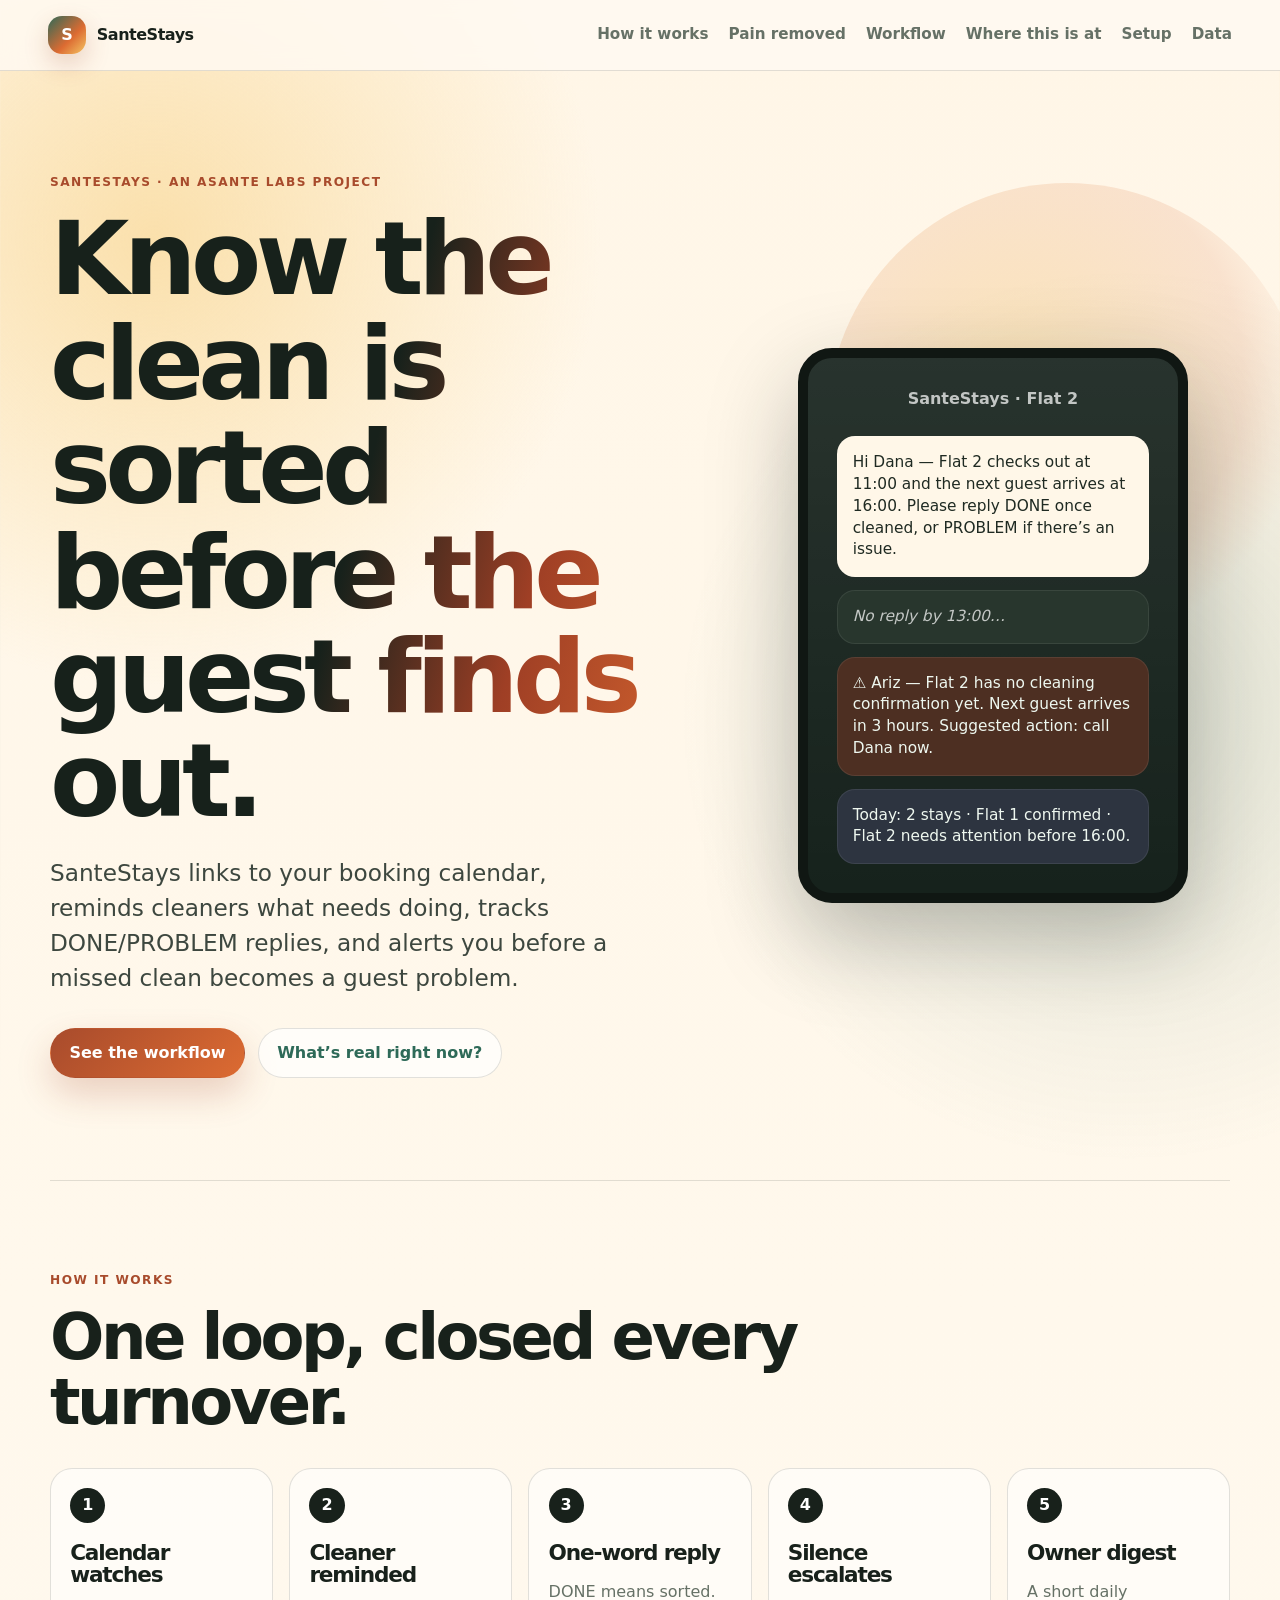
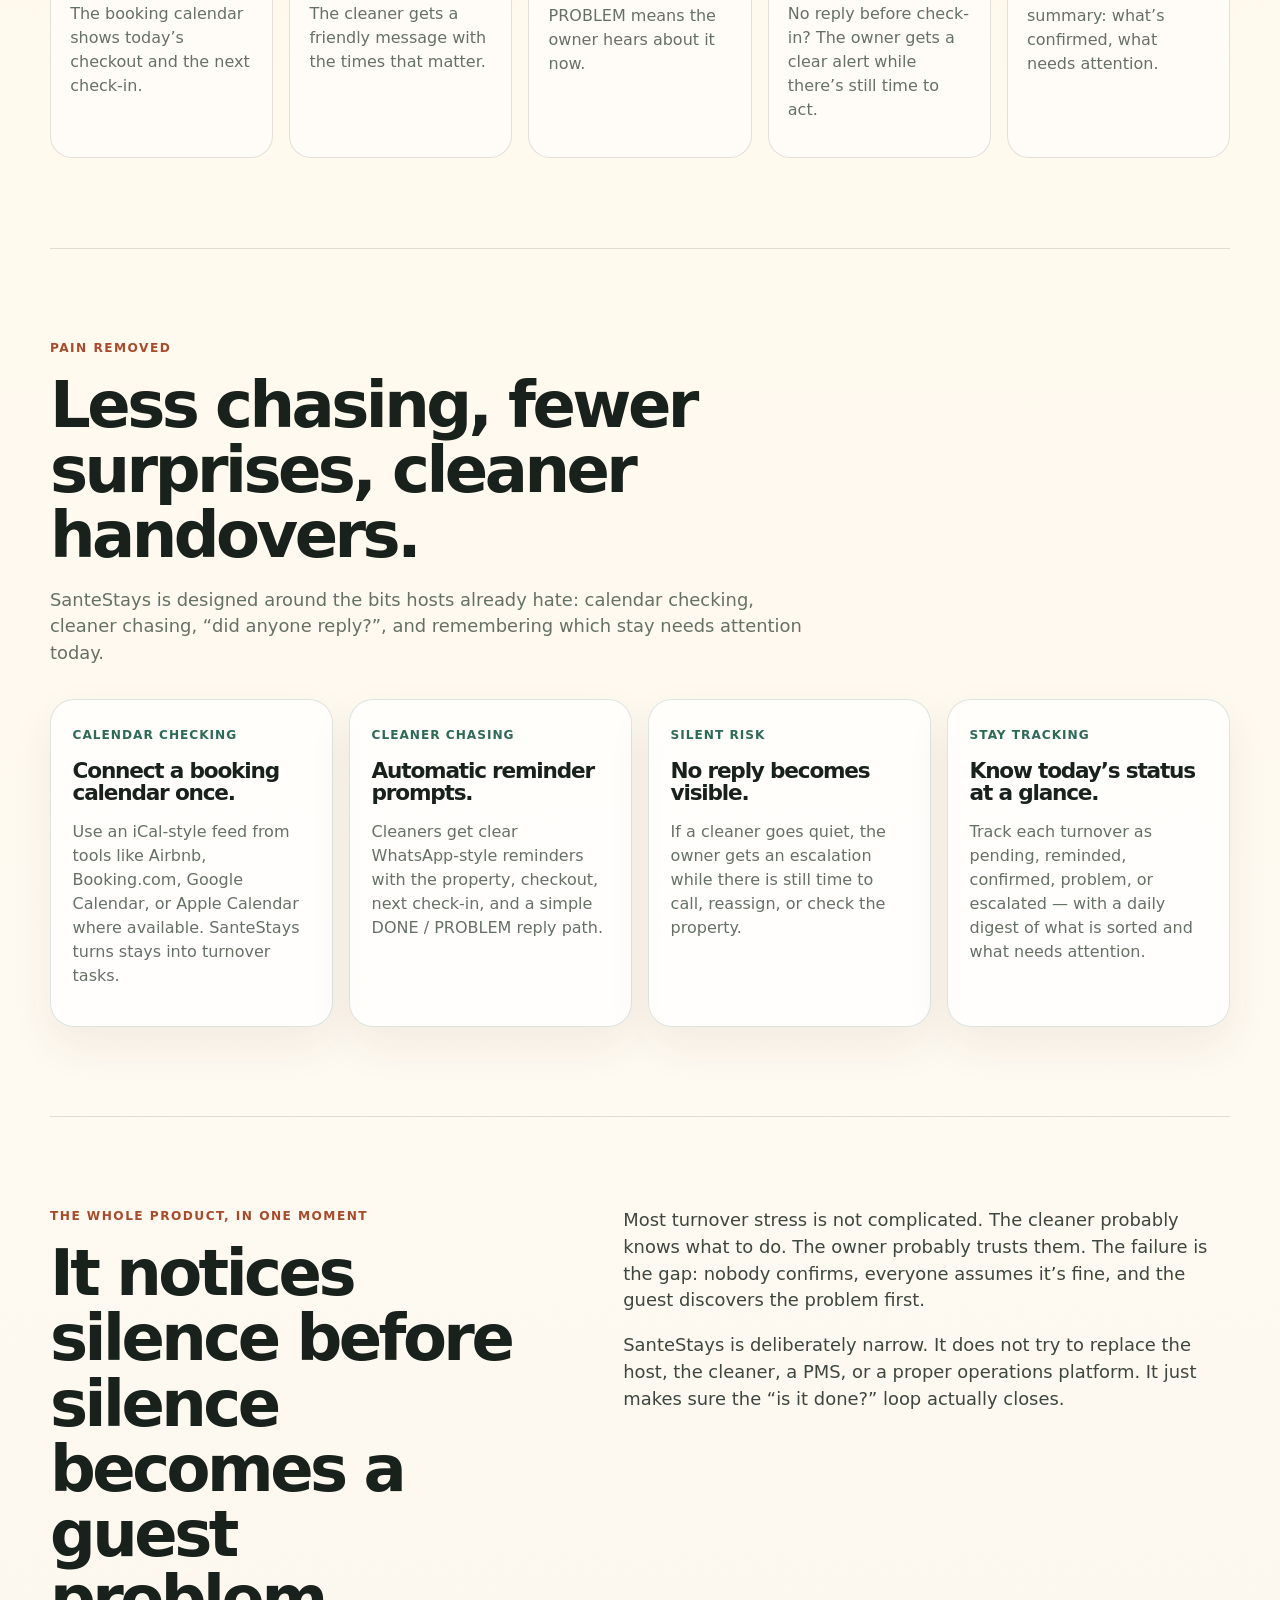
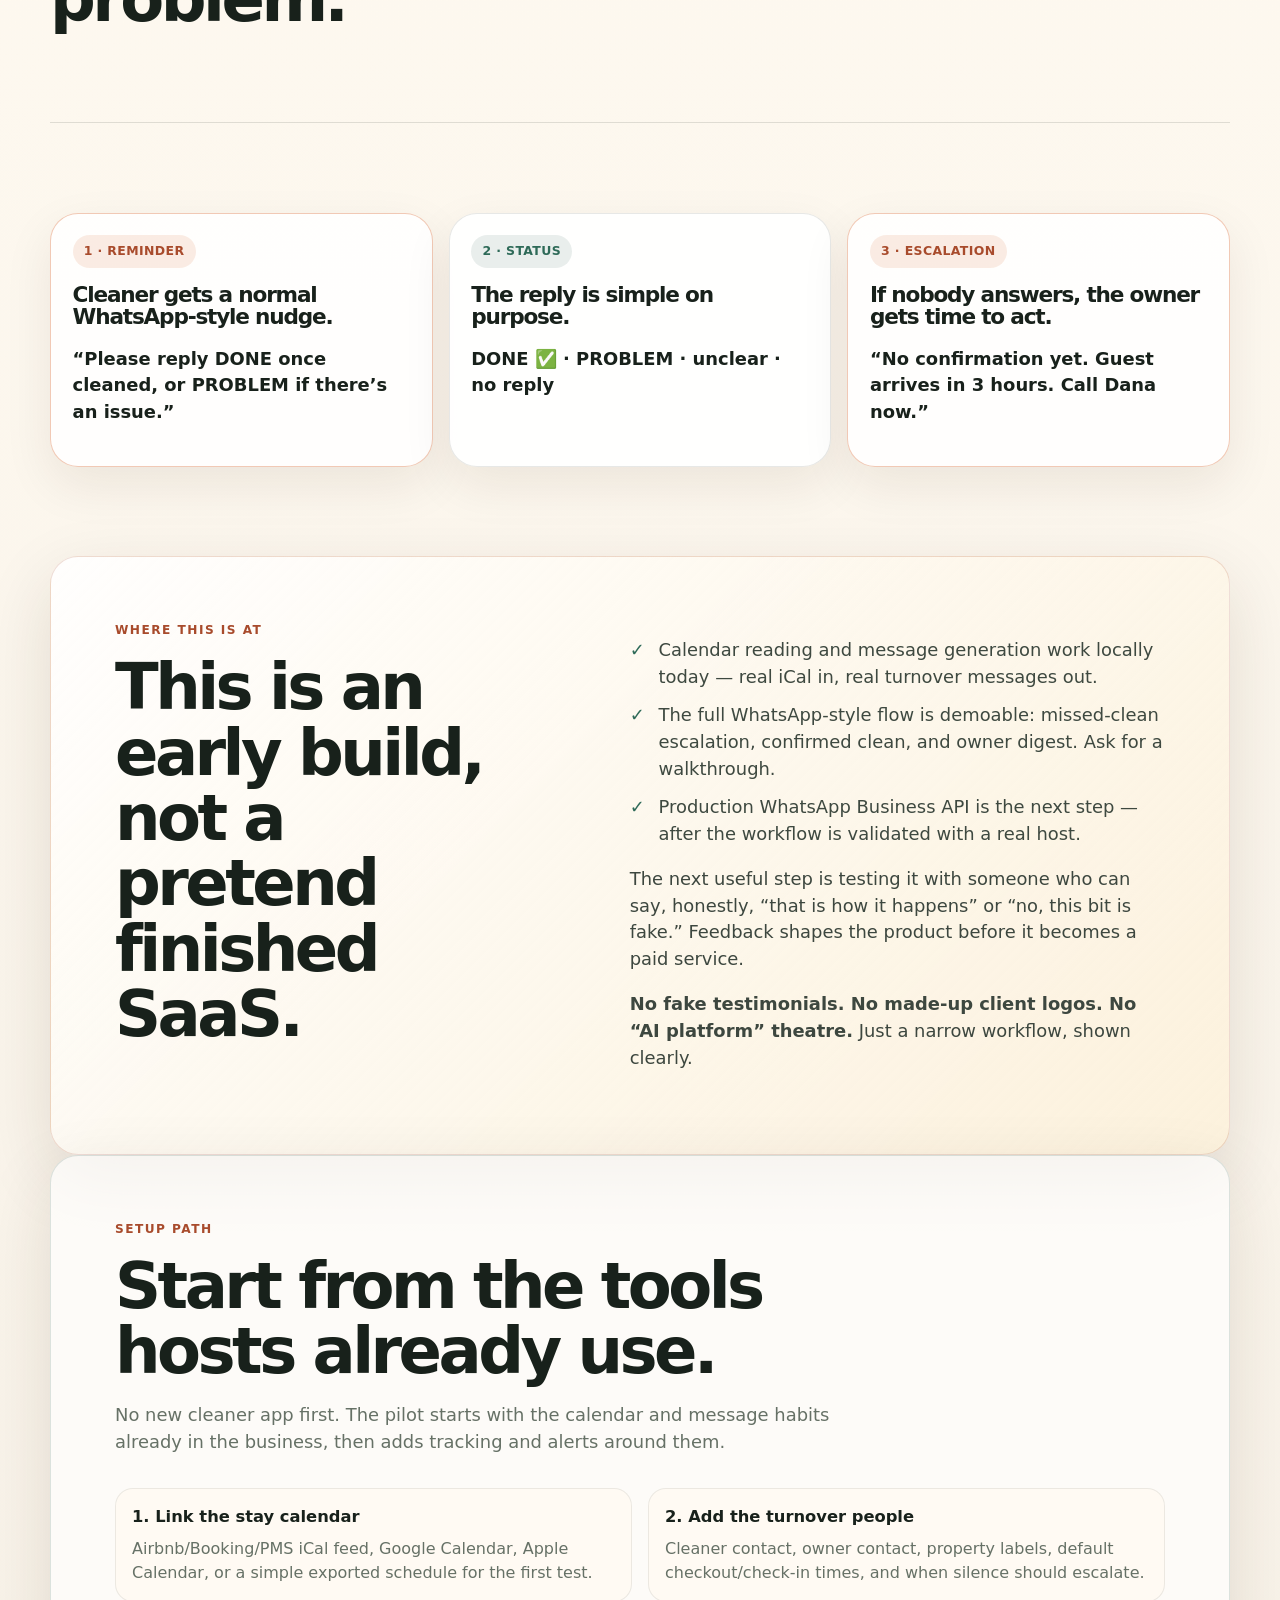
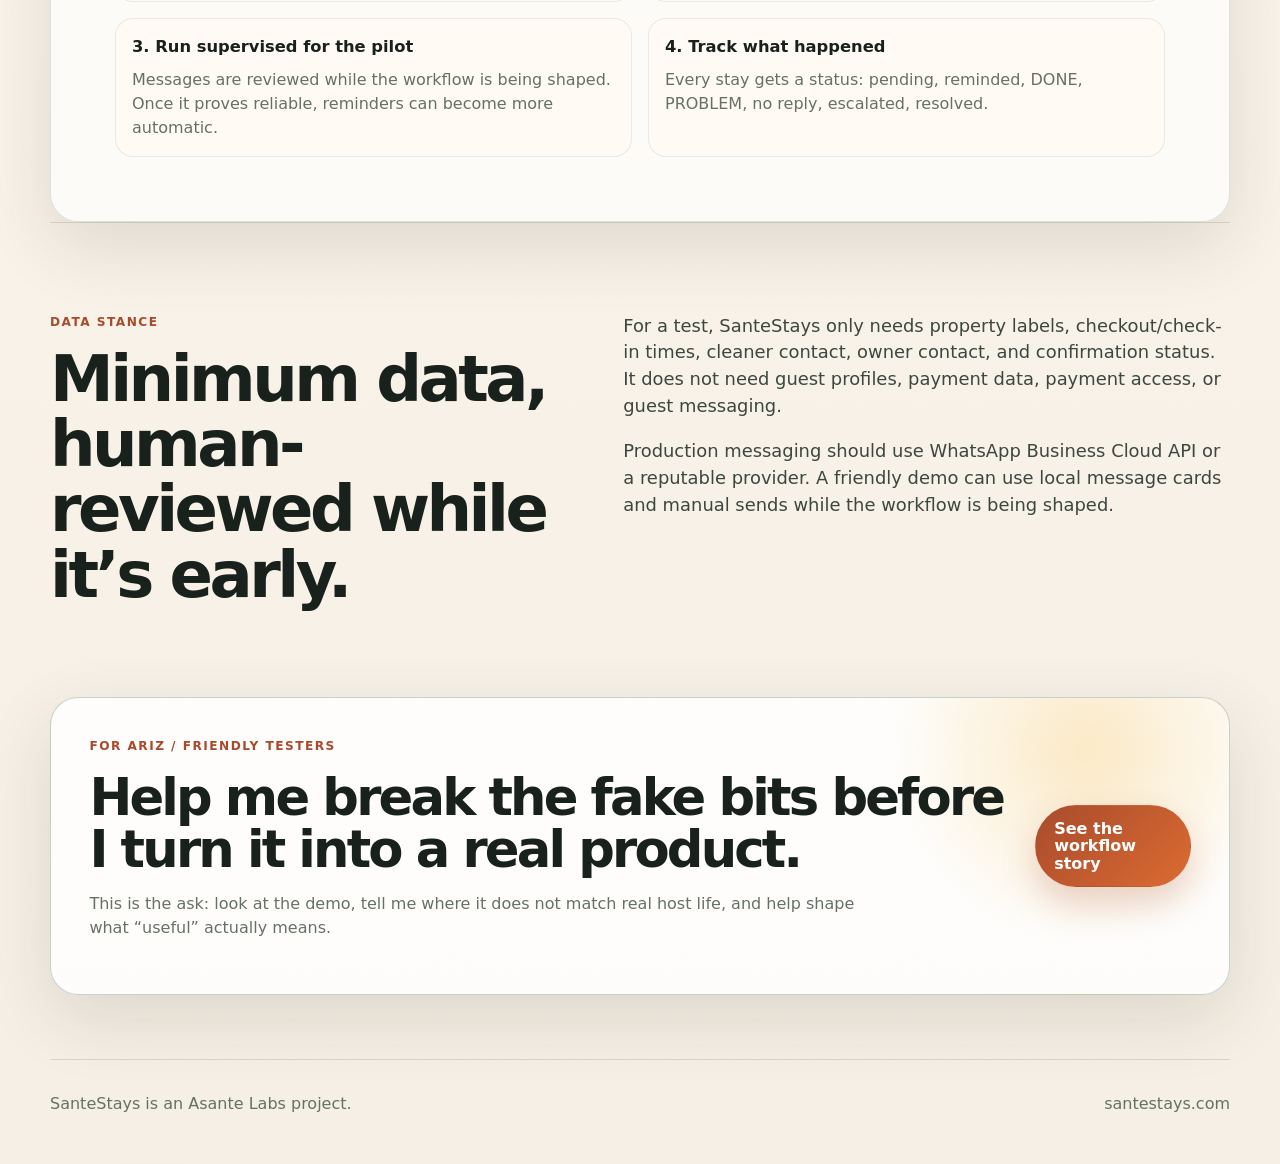
<file: index.html>
<!doctype html>
<html lang="en">
<head>
  <meta charset="utf-8" />
  <meta name="viewport" content="width=device-width, initial-scale=1" />
  <title>SanteStays — cleaner turnover peace of mind for short-stay hosts</title>
  <meta name="description" content="SanteStays helps short-stay hosts close the turnover loop: calendar-linked clean reminders, cleaner response tracking, owner alerts, and daily stay notifications before check-in." />
  <link rel="canonical" href="https://santestays.com/" />
  <meta property="og:type" content="website" />
  <meta property="og:site_name" content="SanteStays" />
  <meta property="og:title" content="SanteStays — know the clean is done before check-in" />
  <meta property="og:description" content="A friendly Asante Labs project for short-stay hosts: cleaner reminders, WhatsApp-style confirmations, and escalation when silence becomes risk." />
  <meta property="og:url" content="https://santestays.com/" />
  <meta name="twitter:card" content="summary_large_image" />
  <link rel="stylesheet" href="./styles.css" />
</head>
<body class="safi-page">
  <header class="nav safi-nav">
    <a class="brand" href="./" aria-label="SanteStays home">
      <span class="brand-mark safi-mark">S</span>
      <span>SanteStays</span>
    </a>
    <nav>
      <a href="#how-it-works">How it works</a>
      <a href="#pain-points">Pain removed</a>
      <a href="#demo-story">Workflow</a>
      <a href="#where-this-is-at">Where this is at</a>
      <a href="#host-needs">Setup</a>
      <a href="#data-note">Data</a>
    </nav>
  </header>

  <main>
    <section class="hero safi-hero">
      <div class="hero-copy">
        <p class="eyebrow">SanteStays · an Asante Labs project</p>
        <h1>Know the clean is sorted before the guest finds out.</h1>
        <p class="lead">SanteStays links to your booking calendar, reminds cleaners what needs doing, tracks DONE/PROBLEM replies, and alerts you before a missed clean becomes a guest problem.</p>
        <div class="actions">
          <a class="button primary" href="#demo-story">See the workflow</a>
          <a class="button secondary" href="#where-this-is-at">What’s real right now?</a>
        </div>
      </div>

      <aside class="phone-card safi-phone" aria-label="SanteStays missed-clean example">
        <div class="phone-top">SanteStays · Flat 2</div>
        <div class="message bot-bubble">Hi Dana — Flat 2 checks out at 11:00 and the next guest arrives at 16:00. Please reply DONE once cleaned, or PROBLEM if there’s an issue.</div>
        <div class="message quiet-bubble">No reply by 13:00…</div>
        <div class="message warning">⚠️ Ariz — Flat 2 has no cleaning confirmation yet. Next guest arrives in 3 hours. Suggested action: call Dana now.</div>
        <div class="message digest">Today: 2 stays · Flat 1 confirmed · Flat 2 needs attention before 16:00.</div>
      </aside>
    </section>

    <section class="section" id="how-it-works">
      <div class="section-head">
        <p class="eyebrow">How it works</p>
        <h2>One loop, closed every turnover.</h2>
      </div>
      <div class="flow">
        <div class="flow-item"><span>1</span><h3>Calendar watches</h3><p>The booking calendar shows today’s checkout and the next check-in.</p></div>
        <div class="flow-item"><span>2</span><h3>Cleaner reminded</h3><p>The cleaner gets a friendly message with the times that matter.</p></div>
        <div class="flow-item"><span>3</span><h3>One-word reply</h3><p>DONE means sorted. PROBLEM means the owner hears about it now.</p></div>
        <div class="flow-item"><span>4</span><h3>Silence escalates</h3><p>No reply before check-in? The owner gets a clear alert while there’s still time to act.</p></div>
        <div class="flow-item"><span>5</span><h3>Owner digest</h3><p>A short daily summary: what’s confirmed, what needs attention.</p></div>
      </div>
    </section>

    <section class="section" id="pain-points">
      <div class="section-head">
        <p class="eyebrow">Pain removed</p>
        <h2>Less chasing, fewer surprises, cleaner handovers.</h2>
        <p>SanteStays is designed around the bits hosts already hate: calendar checking, cleaner chasing, “did anyone reply?”, and remembering which stay needs attention today.</p>
      </div>
      <div class="pain-grid">
        <article class="pain-card">
          <span>Calendar checking</span>
          <h3>Connect a booking calendar once.</h3>
          <p>Use an iCal-style feed from tools like Airbnb, Booking.com, Google Calendar, or Apple Calendar where available. SanteStays turns stays into turnover tasks.</p>
        </article>
        <article class="pain-card">
          <span>Cleaner chasing</span>
          <h3>Automatic reminder prompts.</h3>
          <p>Cleaners get clear WhatsApp-style reminders with the property, checkout, next check-in, and a simple DONE / PROBLEM reply path.</p>
        </article>
        <article class="pain-card">
          <span>Silent risk</span>
          <h3>No reply becomes visible.</h3>
          <p>If a cleaner goes quiet, the owner gets an escalation while there is still time to call, reassign, or check the property.</p>
        </article>
        <article class="pain-card">
          <span>Stay tracking</span>
          <h3>Know today’s status at a glance.</h3>
          <p>Track each turnover as pending, reminded, confirmed, problem, or escalated — with a daily digest of what is sorted and what needs attention.</p>
        </article>
      </div>
    </section>

    <section class="section split" id="demo-story">
      <div>
        <p class="eyebrow">The whole product, in one moment</p>
        <h2>It notices silence before silence becomes a guest problem.</h2>
      </div>
      <div class="prose">
        <p>Most turnover stress is not complicated. The cleaner probably knows what to do. The owner probably trusts them. The failure is the gap: nobody confirms, everyone assumes it’s fine, and the guest discovers the problem first.</p>
        <p>SanteStays is deliberately narrow. It does not try to replace the host, the cleaner, a PMS, or a proper operations platform. It just makes sure the “is it done?” loop actually closes.</p>
      </div>
    </section>

    <section class="section cards three" aria-label="Three message demo">
      <article class="card featured safi-demo-card">
        <span class="tag">1 · Reminder</span>
        <h3>Cleaner gets a normal WhatsApp-style nudge.</h3>
        <p class="quote">“Please reply DONE once cleaned, or PROBLEM if there’s an issue.”</p>
      </article>
      <article class="card safi-demo-card">
        <span class="tag muted">2 · Status</span>
        <h3>The reply is simple on purpose.</h3>
        <p class="quote">DONE ✅ · PROBLEM · unclear · no reply</p>
      </article>
      <article class="card featured safi-demo-card">
        <span class="tag">3 · Escalation</span>
        <h3>If nobody answers, the owner gets time to act.</h3>
        <p class="quote">“No confirmation yet. Guest arrives in 3 hours. Call Dana now.”</p>
      </article>
    </section>

    <section class="section split warm-panel" id="where-this-is-at">
      <div>
        <p class="eyebrow">Where this is at</p>
        <h2>This is an early build, not a pretend finished SaaS.</h2>
      </div>
      <div class="prose">
        <ul class="check-list">
          <li>Calendar reading and message generation work locally today — real iCal in, real turnover messages out.</li>
          <li>The full WhatsApp-style flow is demoable: missed-clean escalation, confirmed clean, and owner digest. Ask for a walkthrough.</li>
          <li>Production WhatsApp Business API is the next step — after the workflow is validated with a real host.</li>
        </ul>
        <p>The next useful step is testing it with someone who can say, honestly, “that is how it happens” or “no, this bit is fake.” Feedback shapes the product before it becomes a paid service.</p>
        <p><strong>No fake testimonials. No made-up client logos. No “AI platform” theatre.</strong> Just a narrow workflow, shown clearly.</p>
      </div>
    </section>

    <section class="section setup-panel" id="host-needs">
      <div class="section-head">
        <p class="eyebrow">Setup path</p>
        <h2>Start from the tools hosts already use.</h2>
        <p>No new cleaner app first. The pilot starts with the calendar and message habits already in the business, then adds tracking and alerts around them.</p>
      </div>
      <div class="setup-list">
        <div><strong>1. Link the stay calendar</strong><p>Airbnb/Booking/PMS iCal feed, Google Calendar, Apple Calendar, or a simple exported schedule for the first test.</p></div>
        <div><strong>2. Add the turnover people</strong><p>Cleaner contact, owner contact, property labels, default checkout/check-in times, and when silence should escalate.</p></div>
        <div><strong>3. Run supervised for the pilot</strong><p>Messages are reviewed while the workflow is being shaped. Once it proves reliable, reminders can become more automatic.</p></div>
        <div><strong>4. Track what happened</strong><p>Every stay gets a status: pending, reminded, DONE, PROBLEM, no reply, escalated, resolved.</p></div>
      </div>
    </section>

    <section class="section split" id="data-note">
      <div>
        <p class="eyebrow">Data stance</p>
        <h2>Minimum data, human-reviewed while it’s early.</h2>
      </div>
      <div class="prose">
        <p>For a test, SanteStays only needs property labels, checkout/check-in times, cleaner contact, owner contact, and confirmation status. It does not need guest profiles, payment data, payment access, or guest messaging.</p>
        <p>Production messaging should use WhatsApp Business Cloud API or a reputable provider. A friendly demo can use local message cards and manual sends while the workflow is being shaped.</p>
      </div>
    </section>

    <section class="section cta-panel safi-cta">
      <div>
        <p class="eyebrow">For Ariz / friendly testers</p>
        <h2>Help me break the fake bits before I turn it into a real product.</h2>
        <p>This is the ask: look at the demo, tell me where it does not match real host life, and help shape what “useful” actually means.</p>
      </div>
      <a class="button primary" href="#demo-story">See the workflow story</a>
    </section>
  </main>

  <footer>
    <span>SanteStays is an Asante Labs project.</span>
    <span>santestays.com</span>
  </footer>
  <script src="./motion.js" defer></script>
</body>
</html>
</file>
<file: styles.css>
:root {
  color-scheme: light;
  --ink: #17211b;
  --muted: #647067;
  --paper: #fffaf1;
  --panel: #ffffff;
  --line: rgba(23, 33, 27, 0.13);
  --orange: #d7662f;
  --rust: #9f3f25;
  --gold: #f1b851;
  --sage: #2f5d50;
  --shadow: 0 24px 70px rgba(51, 31, 19, 0.12);
  --radius: 28px;
}

* { box-sizing: border-box; }
html { scroll-behavior: smooth; }
body {
  margin: 0;
  font-family: Inter, ui-sans-serif, system-ui, -apple-system, BlinkMacSystemFont, "Segoe UI", sans-serif;
  color: var(--ink);
  background:
    radial-gradient(circle at 15% 8%, rgba(241, 184, 81, 0.34), transparent 30rem),
    radial-gradient(circle at 85% 0%, rgba(215, 102, 47, 0.18), transparent 26rem),
    linear-gradient(180deg, #fff6e5 0%, #fffaf1 34%, #f8f2e8 100%);
  line-height: 1.5;
}

a { color: inherit; }

.nav {
  position: sticky;
  top: 0;
  z-index: 5;
  display: flex;
  align-items: center;
  justify-content: space-between;
  gap: 1rem;
  padding: 1rem clamp(1rem, 4vw, 3rem);
  backdrop-filter: blur(10px);
  background: rgba(255, 250, 241, 0.86);
  border-bottom: 1px solid var(--line);
}

.brand {
  display: inline-flex;
  align-items: center;
  gap: .7rem;
  text-decoration: none;
  font-weight: 800;
  letter-spacing: -0.02em;
}
.brand-mark {
  display: grid;
  place-items: center;
  width: 2.35rem;
  height: 2.35rem;
  border-radius: 14px;
  color: white;
  background: linear-gradient(135deg, var(--rust), var(--orange) 55%, var(--gold));
  box-shadow: 0 10px 24px rgba(159, 63, 37, 0.22);
}
.nav nav { display: flex; gap: clamp(.65rem, 2vw, 1.25rem); font-size: .95rem; }
.nav nav a { text-decoration: none; color: var(--muted); font-weight: 650; }
.nav nav a:hover { color: var(--rust); }

main { width: min(1180px, calc(100% - 2rem)); margin: 0 auto; }

.hero {
  min-height: 78vh;
  display: grid;
  grid-template-columns: minmax(0, 1.15fr) minmax(320px, .85fr);
  gap: clamp(2rem, 5vw, 5rem);
  align-items: center;
  padding: clamp(4rem, 8vw, 7rem) 0;
}
.product-hero { min-height: 72vh; }

.eyebrow {
  margin: 0 0 1rem;
  color: var(--rust);
  font-weight: 800;
  text-transform: uppercase;
  letter-spacing: .12em;
  font-size: .76rem;
}
h1, h2, h3 { line-height: 1.02; letter-spacing: -0.055em; margin: 0; }
h1 { font-size: clamp(3.2rem, 8vw, 6.7rem); max-width: 11ch; }
h2 { font-size: clamp(2.1rem, 5vw, 4rem); }
h3 { font-size: 1.35rem; }
.lead { font-size: clamp(1.15rem, 2.2vw, 1.45rem); color: #3d473f; max-width: 37rem; margin: 1.4rem 0 0; }
.actions { display: flex; flex-wrap: wrap; gap: .8rem; margin-top: 2rem; }
.button {
  display: inline-flex;
  align-items: center;
  justify-content: center;
  min-height: 3.15rem;
  padding: .85rem 1.15rem;
  border-radius: 999px;
  font-weight: 800;
  text-decoration: none;
  border: 1px solid transparent;
}
.button.primary { color: white; background: linear-gradient(135deg, var(--rust), var(--orange)); box-shadow: 0 16px 35px rgba(159,63,37,.22); }
.button.secondary { background: rgba(255,255,255,.68); border-color: var(--line); color: var(--sage); }

.hero-card, .phone-card, .card, .offer-box, .cta-panel {
  background: rgba(255, 255, 255, 0.76);
  border: 1px solid rgba(23, 33, 27, 0.1);
  border-radius: var(--radius);
  box-shadow: var(--shadow);
}
.hero-card { padding: clamp(1.4rem, 3vw, 2rem); transform: rotate(1deg); }
.status-pill, .tag {
  display: inline-flex;
  width: max-content;
  padding: .42rem .7rem;
  border-radius: 999px;
  background: rgba(215, 102, 47, .12);
  color: var(--rust);
  font-size: .78rem;
  font-weight: 850;
  letter-spacing: .03em;
  text-transform: uppercase;
}
.tag.muted { background: rgba(47, 93, 80, .1); color: var(--sage); }
.hero-card h2 { margin-top: .9rem; font-size: clamp(2rem, 5vw, 3.4rem); }
.hero-card p { color: var(--muted); font-size: 1.08rem; }
.check-list, .x-list { list-style: none; padding: 0; margin: 1rem 0 0; display: grid; gap: .7rem; }
.check-list li, .x-list li { position: relative; padding-left: 1.8rem; color: #3e4940; }
.check-list li::before { content: "✓"; position: absolute; left: 0; color: var(--sage); font-weight: 900; }
.x-list li::before { content: "—"; position: absolute; left: 0; color: var(--muted); font-weight: 900; }

.phone-card { padding: 1rem; max-width: 420px; justify-self: center; background: #17211b; color: white; border-radius: 34px; }
.phone-top { text-align: center; padding: .8rem; color: rgba(255,255,255,.72); font-weight: 750; }
.message { margin: .8rem; padding: 1rem; border-radius: 18px; background: #253128; color: #eef7ef; box-shadow: inset 0 0 0 1px rgba(255,255,255,.08); }
.message.warning { background: #4d2f22; }
.message.ok { background: #234238; }
.message.digest { background: #2d3440; }

.section { padding: clamp(3rem, 7vw, 6.5rem) 0; border-top: 1px solid var(--line); }
.split { display: grid; grid-template-columns: .9fr 1.1fr; gap: clamp(2rem, 6vw, 5rem); align-items: start; }
.prose { color: #3d473f; font-size: 1.12rem; }
.prose p:first-child { margin-top: 0; }
.section-head { max-width: 760px; margin-bottom: 2rem; }
.section-head p:not(.eyebrow) { color: var(--muted); font-size: 1.12rem; }
.cards { display: grid; gap: 1rem; }
.cards.three { grid-template-columns: repeat(3, 1fr); }
.cards.two { grid-template-columns: repeat(2, 1fr); }
.card { padding: 1.35rem; box-shadow: 0 18px 50px rgba(51,31,19,.08); }
.card.featured { border-color: rgba(215,102,47,.35); background: rgba(255,255,255,.88); }
.card h3 { margin-top: 1rem; }
.card p { color: var(--muted); }
.card a { color: var(--rust); font-weight: 850; text-decoration: none; }
.quote { font-size: 1.12rem; color: var(--ink) !important; font-weight: 700; }

.steps, .flow { display: grid; grid-template-columns: repeat(4, 1fr); gap: 1rem; }
#how-it-works .flow { grid-template-columns: repeat(auto-fit, minmax(200px, 1fr)); }
.step, .flow-item { padding: 1.2rem; border-radius: 22px; background: rgba(255,255,255,.55); border: 1px solid var(--line); }
.step span, .flow-item span { display: inline-grid; place-items: center; width: 2.2rem; height: 2.2rem; border-radius: 50%; background: var(--ink); color: white; font-weight: 850; margin-bottom: 1.2rem; }
.step p, .flow-item p { color: var(--muted); }

.pain-grid { display: grid; grid-template-columns: repeat(4, 1fr); gap: 1rem; }
.pain-card {
  padding: 1.35rem;
  border-radius: 24px;
  border: 1px solid rgba(47,93,80,.16);
  background: rgba(255,255,255,.74);
  box-shadow: 0 18px 45px rgba(51,31,19,.07);
}
.pain-card span {
  display: inline-flex;
  margin-bottom: 1rem;
  color: var(--sage);
  font-size: .76rem;
  font-weight: 850;
  letter-spacing: .08em;
  text-transform: uppercase;
}
.pain-card p { color: var(--muted); }
.setup-panel {
  padding: clamp(2rem, 5vw, 4rem);
  border: 1px solid rgba(47,93,80,.16);
  border-radius: var(--radius);
  background: rgba(255,255,255,.66);
  box-shadow: var(--shadow);
}
.setup-list { display: grid; grid-template-columns: repeat(2, 1fr); gap: 1rem; }
.setup-list div {
  padding: 1rem;
  border-radius: 18px;
  background: rgba(255,250,241,.72);
  border: 1px solid rgba(23,33,27,.08);
}
.setup-list strong { display: block; font-size: 1.02rem; }
.setup-list p { margin: .5rem 0 0; color: var(--muted); }

.offer-box { padding: 1.35rem; }
.offer-box h3 { margin-top: 1.35rem; }
.offer-box h3:first-child { margin-top: 0; }
.price-note { margin-top: 1.4rem; padding: 1rem; border-radius: 18px; background: rgba(241,184,81,.18); color: #5a3c12; font-weight: 800; }

.cta-panel { padding: clamp(1.5rem, 4vw, 2.4rem); display: flex; align-items: center; justify-content: space-between; gap: 1.5rem; margin-bottom: 4rem; }
.cta-panel h2 { font-size: clamp(2rem, 4vw, 3.2rem); }
.cta-panel p:not(.eyebrow) { color: var(--muted); max-width: 48rem; }

footer { width: min(1180px, calc(100% - 2rem)); margin: 0 auto; padding: 2rem 0 3rem; color: var(--muted); display: flex; justify-content: space-between; gap: 1rem; border-top: 1px solid var(--line); }
footer a { color: var(--muted); }

@media (max-width: 850px) {
  .nav { align-items: flex-start; }
  .nav nav { flex-wrap: wrap; justify-content: flex-end; }
  .hero, .split, .cards.three, .cards.two, .steps, .flow, .pain-grid, .setup-list { grid-template-columns: 1fr; }
  h1 { max-width: 12ch; }
  .hero { min-height: auto; }
  .hero-card { transform: none; }
  .cta-panel, footer { flex-direction: column; align-items: flex-start; }
}

@media (max-width: 520px) {
  main, footer { width: min(100% - 1.1rem, 1180px); }
  .nav {
    position: static;
    align-items: flex-start;
    padding: .85rem .7rem .75rem;
  }
  .brand span:last-child { display: inline; }
  .nav nav {
    width: 100%;
    flex-wrap: nowrap;
    justify-content: flex-start;
    overflow-x: auto;
    padding-bottom: .15rem;
    scrollbar-width: none;
  }
  .nav nav::-webkit-scrollbar { display: none; }
  .nav nav a {
    flex: 0 0 auto;
    white-space: nowrap;
    padding: .35rem .55rem;
    border: 1px solid rgba(23,33,27,.09);
    border-radius: 999px;
    background: rgba(255,255,255,.55);
    font-size: .84rem;
  }
  .hero { padding: 2.4rem 0 3rem; }
  h1 { font-size: clamp(2.65rem, 13vw, 3rem); }
  h2 { font-size: clamp(2rem, 10vw, 2.7rem); }
  .lead { font-size: 1.06rem; }
  .button { width: 100%; }
  .phone-card { max-width: 100%; border-radius: 28px; }
  .message { margin: .6rem; padding: .85rem; }
  .section { padding: 2.6rem 0; }
  .safi-demo-card { min-height: auto; }
}

/* Calm polish: static warmth, subtle hover, one-time reveal. */
.hero { position: relative; }
.hero::before {
  content: "";
  position: absolute;
  inset: 7rem -6vw auto auto;
  width: min(40vw, 30rem);
  height: min(40vw, 30rem);
  border-radius: 50%;
  background: radial-gradient(circle at 40% 40%, rgba(241,184,81,.30), rgba(215,102,47,.14) 55%, transparent 72%);
  z-index: -1;
}
.hero-copy h1 {
  background: linear-gradient(105deg, #17211b 0%, #17211b 48%, #9f3f25 72%, #d7662f 100%);
  -webkit-background-clip: text;
  background-clip: text;
  color: transparent;
}
.hero-card, .card, .offer-box, .cta-panel {
  background-color: rgba(255, 255, 255, 0.92);
}
.card, .step, .flow-item, .mini {
  transition: transform .25s ease, box-shadow .25s ease, border-color .25s ease;
}
.card:hover, .step:hover, .flow-item:hover, .mini:hover {
  transform: translateY(-3px);
  box-shadow: 0 22px 56px rgba(51,31,19,.12);
  border-color: rgba(215,102,47,.28);
}
.reveal {
  opacity: 0;
  transform: translateY(14px);
}
.reveal.is-visible {
  opacity: 1;
  transform: translateY(0);
  transition:
    opacity .5s ease var(--reveal-delay, 0ms),
    transform .5s cubic-bezier(.2,.8,.2,1) var(--reveal-delay, 0ms);
}
.reduce-motion *,
.reduce-motion *::before,
.reduce-motion *::after {
  animation: none !important;
  transition: none !important;
  scroll-behavior: auto !important;
}
.reduce-motion .reveal { opacity: 1; transform: none; filter: none; }

@media (prefers-reduced-motion: reduce) {
  *, *::before, *::after { animation: none !important; transition: none !important; scroll-behavior: auto !important; }
  .reveal { opacity: 1; transform: none; filter: none; }
}

/* SanteStays product page: softer, warmer, more host-friendly than the corporate shell. */
.safi-page {
  --ink: #18211b;
  --muted: #667166;
  --paper: #fff8ec;
  --orange: #dc6b32;
  --rust: #a84b2c;
  --gold: #f5c563;
  --sage: #2e6a58;
  background:
    radial-gradient(circle at 12% 4%, rgba(245, 197, 99, .45), transparent 28rem),
    radial-gradient(circle at 88% 12%, rgba(46, 106, 88, .16), transparent 28rem),
    linear-gradient(180deg, #fff6e7 0%, #fffaf1 44%, #f5efe5 100%);
}
.safi-nav .brand { letter-spacing: -.03em; }
.safi-mark {
  background: linear-gradient(135deg, #2e6a58, #dc6b32 60%, #f5c563);
}
.safi-hero h1 { max-width: 12ch; }
.safi-hero .lead { text-align: left; }
.safi-page .actions { align-items: center; }
.safi-page .button { line-height: 1.1; }
.safi-phone {
  max-width: 390px;
  background:
    linear-gradient(180deg, rgba(255,255,255,.08), rgba(255,255,255,0)),
    #16221c;
  border: 10px solid #101713;
  box-shadow: 0 34px 90px rgba(24, 33, 27, .28);
}
.safi-phone .message {
  font-size: .96rem;
  line-height: 1.42;
}
.bot-bubble { background: #fff7e8; color: #1f2a22; }
.quiet-bubble { background: #28362d; color: rgba(255,255,255,.72); font-style: italic; }
.safi-demo-card { min-height: 15rem; }
.warm-panel {
  padding: clamp(2rem, 5vw, 4rem);
  border: 1px solid rgba(168, 75, 44, .18);
  border-radius: var(--radius);
  background:
    linear-gradient(135deg, rgba(255,255,255,.72), rgba(245,197,99,.18)),
    rgba(255, 255, 255, .6);
  box-shadow: var(--shadow);
}
.safi-cta {
  border-color: rgba(46,106,88,.28);
  background:
    radial-gradient(circle at 88% 18%, rgba(245,197,99,.35), transparent 12rem),
    rgba(255,255,255,.82);
}
@media (max-width: 520px) {
  .safi-hero h1 { font-size: 2.82rem; }
  .safi-phone { border-width: 7px; }
}

@media print {
  .reveal { opacity: 1 !important; transform: none !important; }
}
</file>
